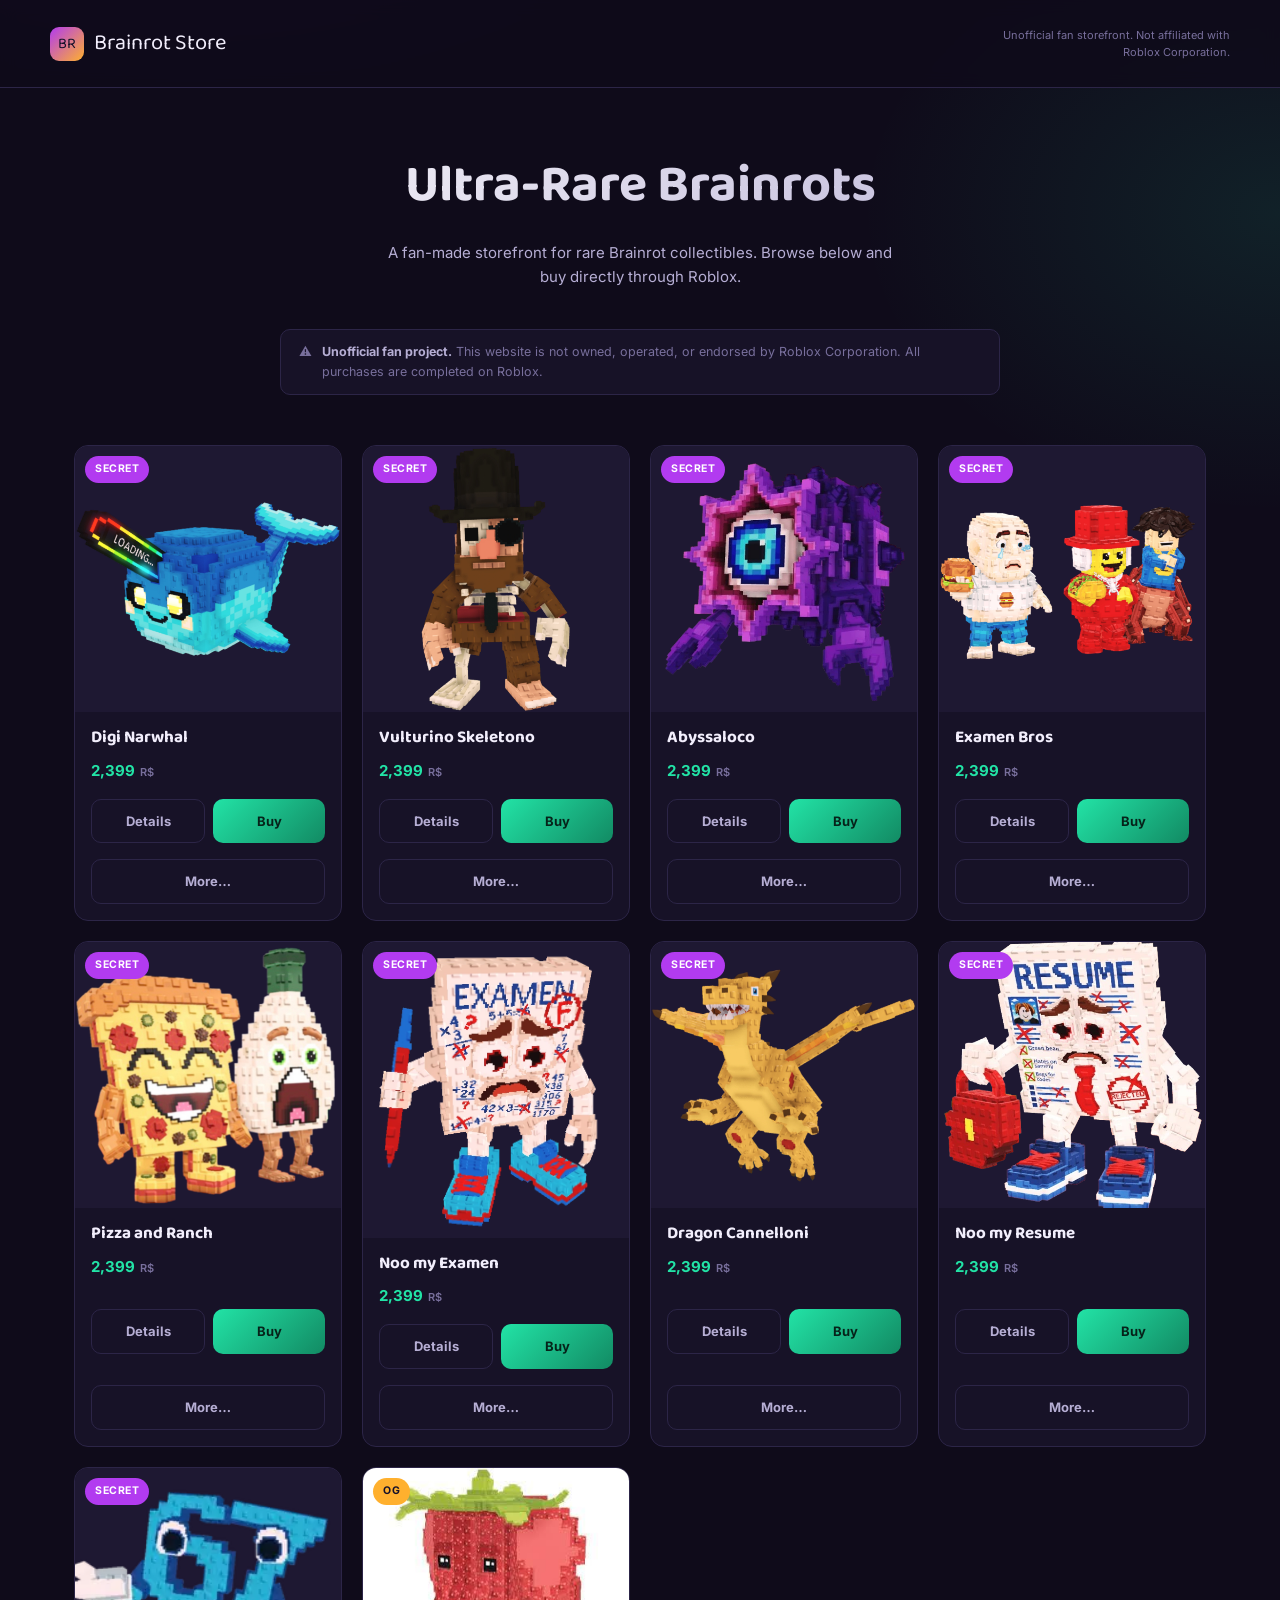
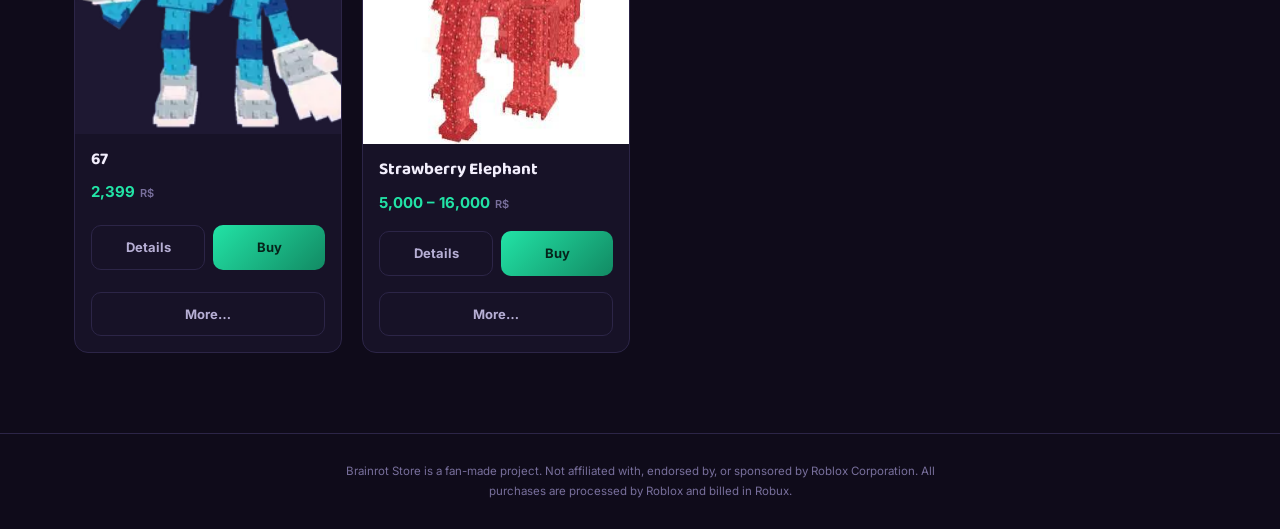
<file: index.html>
<!DOCTYPE html>
<html lang="en">
<head>
<meta charset="UTF-8">
<meta name="viewport" content="width=device-width, initial-scale=1.0">
<title>Brainrot Store — Unofficial Fan Storefront</title>
<meta name="description" content="Fan-made Brainrot storefront. Unofficial and not affiliated with Roblox.">
<link rel="preconnect" href="https://fonts.googleapis.com">
<link rel="preconnect" href="https://fonts.gstatic.com" crossorigin>
<link href="https://fonts.googleapis.com/css2?family=Baloo+2:wght@600;700;800&family=Inter:wght@400;500;600;700&display=swap" rel="stylesheet">
<link rel="stylesheet" href="styles.css">
</head>
<body>

<header class="site-header">
  <div class="wrap header-inner">
    <a href="index.html" class="brand">
      <span class="brand-badge">BR</span>
      Brainrot Store
    </a>
    <p class="header-note">Unofficial fan storefront. Not affiliated with Roblox Corporation.</p>
  </div>
</header>

<main>
  <section class="hero">
    <div class="wrap">
      <h1 class="hero-title">Ultra-Rare Brainrots</h1>
      <p class="hero-copy">A fan-made storefront for rare Brainrot collectibles. Browse below and buy directly through Roblox.</p>
    </div>
  </section>

  <div class="wrap">
    <div class="disclaimer">
      <span>⚠️</span>
      <span><strong>Unofficial fan project.</strong> This website is not owned, operated, or endorsed by Roblox Corporation. All purchases are completed on Roblox.</span>
    </div>
  </div>

  <section class="grid-section">
    <div class="wrap">
      <div class="card-grid" id="card-grid">
        <!-- Cards are rendered here by app.js from brainrots.js -->
      </div>
    </div>
  </section>
</main>

<footer class="site-footer">
  <div class="wrap">
    <p class="footer-legal">
      Brainrot Store is a fan-made project. Not affiliated with, endorsed by, or sponsored by
      Roblox Corporation. All purchases are processed by Roblox and billed in Robux.
    </p>
  </div>
</footer>

<script src="brainrots.js"></script>
<script src="app.js"></script>
</body>
</html>
</file>
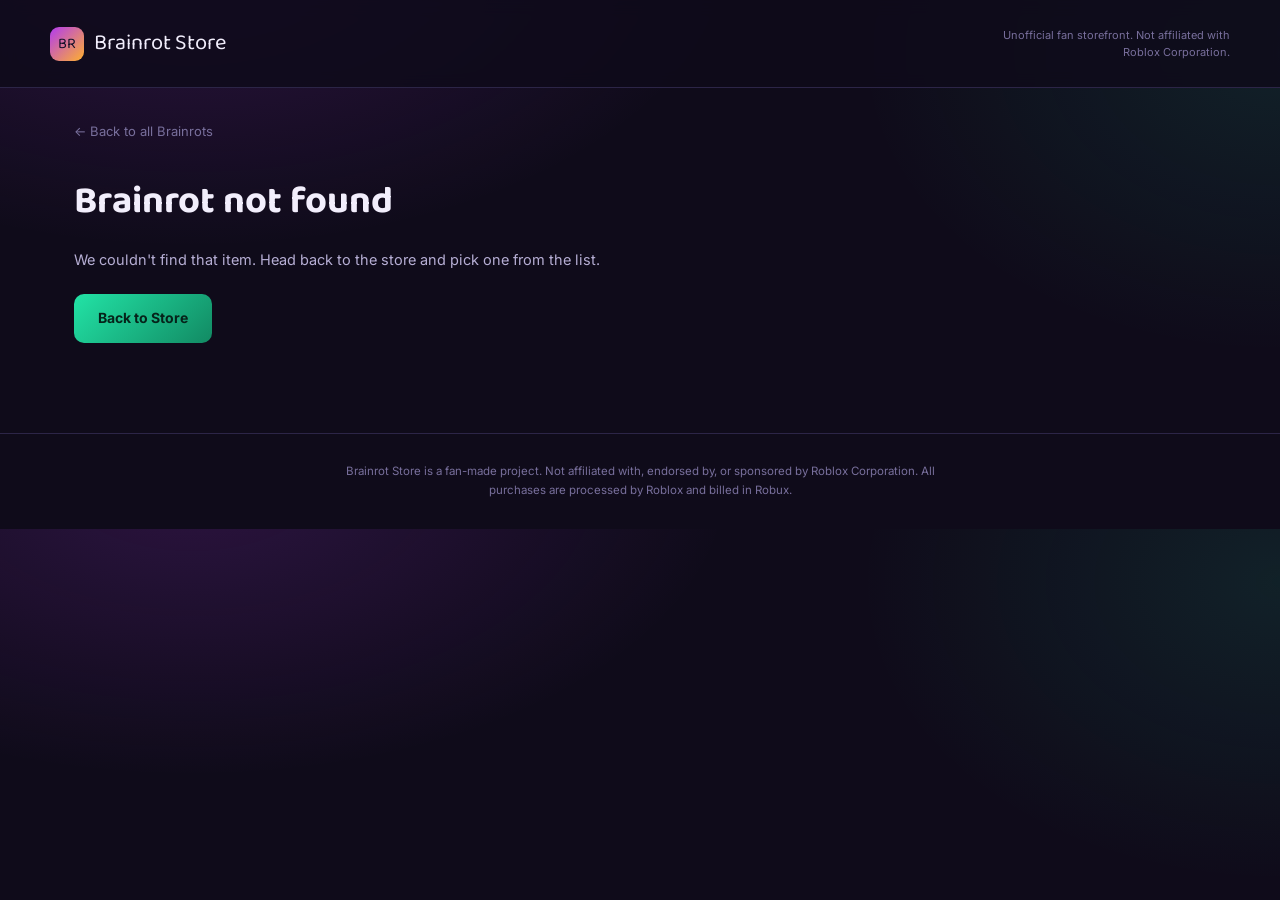
<file: details.html>
<!DOCTYPE html>
<html lang="en">
<head>
<meta charset="UTF-8">
<meta name="viewport" content="width=device-width, initial-scale=1.0">
<title>Brainrot Store — Details</title>
<link rel="preconnect" href="https://fonts.googleapis.com">
<link rel="preconnect" href="https://fonts.gstatic.com" crossorigin>
<link href="https://fonts.googleapis.com/css2?family=Baloo+2:wght@600;700;800&family=Inter:wght@400;500;600;700&display=swap" rel="stylesheet">
<link rel="stylesheet" href="styles.css">
</head>
<body>

<header class="site-header">
  <div class="wrap header-inner">
    <a href="index.html" class="brand">
      <span class="brand-badge">BR</span>
      Brainrot Store
    </a>
    <p class="header-note">Unofficial fan storefront. Not affiliated with Roblox Corporation.</p>
  </div>
</header>

<main>
  <section class="details-section">
    <div class="wrap">
      <a href="index.html" class="back-link">&larr; Back to all Brainrots</a>

      <div class="details-layout" id="details-root">
        <!-- Filled in by app.js using the ?id= in the URL -->
      </div>
    </div>
  </section>
</main>

<footer class="site-footer">
  <div class="wrap">
    <p class="footer-legal">
      Brainrot Store is a fan-made project. Not affiliated with, endorsed by, or sponsored by
      Roblox Corporation. All purchases are processed by Roblox and billed in Robux.
    </p>
  </div>
</footer>

<div class="modal-overlay" id="info-modal">
  <div class="modal-box">
    <h3 id="modal-title">Notice</h3>
    <p id="modal-body"></p>
    <button class="modal-close" id="modal-close">Got it</button>
  </div>
</div>

<script src="brainrots.js"></script>
<script src="app.js"></script>
</body>
</html>
</file>
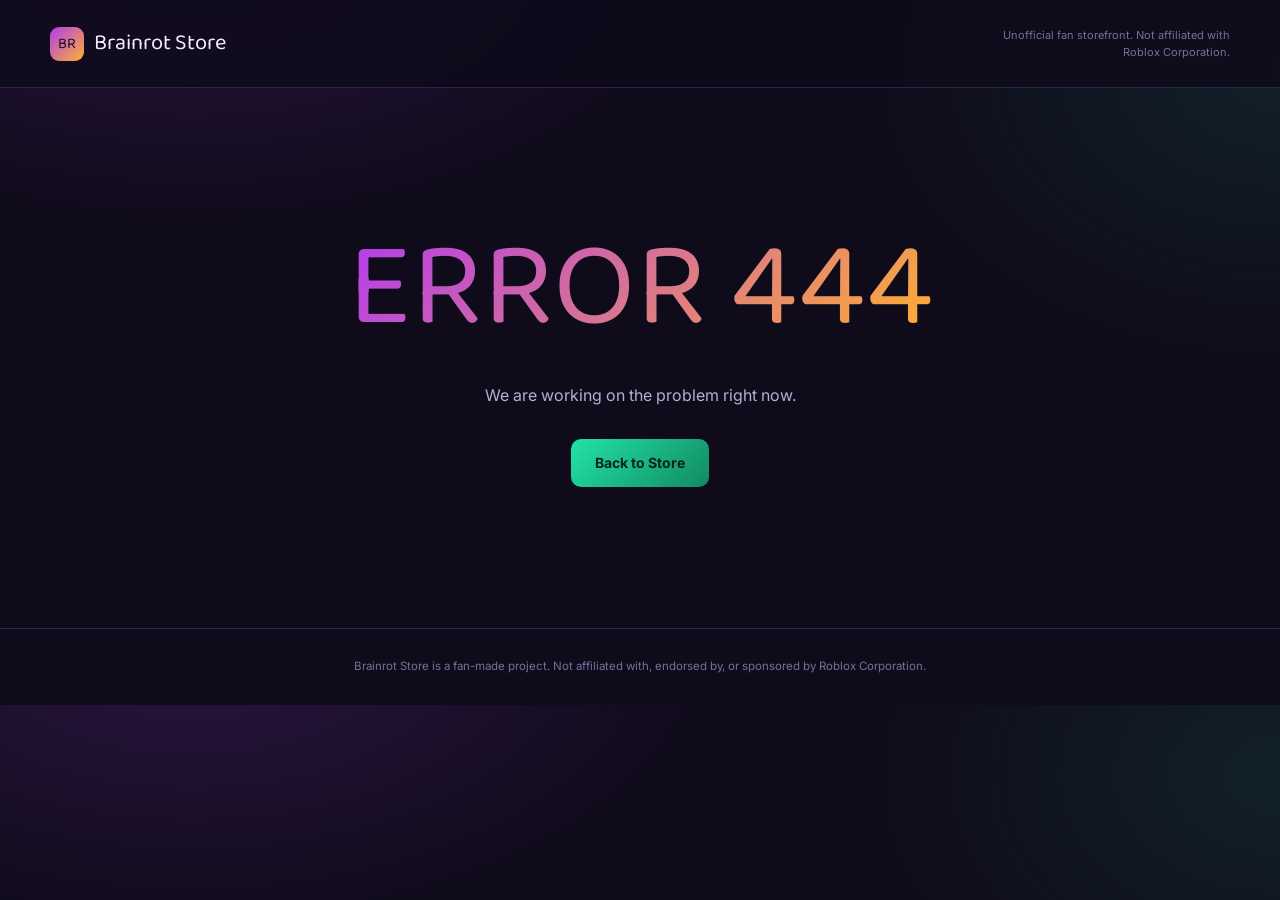
<file: error-444.html>
<!DOCTYPE html>
<html lang="en">
<head>
<meta charset="UTF-8">
<meta name="viewport" content="width=device-width, initial-scale=1.0">
<title>Brainrot Store — Error 444</title>
<link rel="preconnect" href="https://fonts.googleapis.com">
<link rel="preconnect" href="https://fonts.gstatic.com" crossorigin>
<link href="https://fonts.googleapis.com/css2?family=Baloo+2:wght@600;700;800&family=Inter:wght@400;500;600;700&display=swap" rel="stylesheet">
<link rel="stylesheet" href="styles.css">
</head>
<body>

<header class="site-header">
  <div class="wrap header-inner">
    <a href="index.html" class="brand">
      <span class="brand-badge">BR</span>
      Brainrot Store
    </a>
    <p class="header-note">Unofficial fan storefront. Not affiliated with Roblox Corporation.</p>
  </div>
</header>

<main>
  <section class="error-section">
    <div class="error-code">ERROR 444</div>
    <p class="error-text">We are working on the problem right now.</p>
    <a href="index.html" class="btn btn-buy">Back to Store</a>
  </section>
</main>

<footer class="site-footer">
  <div class="wrap">
    <p class="footer-legal">
      Brainrot Store is a fan-made project. Not affiliated with, endorsed by, or sponsored by
      Roblox Corporation.
    </p>
  </div>
</footer>

</body>
</html>
</file>
<file: styles.css>
/* ==========================================================================
   Brainrot Store — shared styles
   ========================================================================== */

:root {
  --bg: #0f0b1a;
  --bg-panel: #171227;
  --bg-panel-2: #1e1832;
  --ink: #f2eefc;
  --ink-dim: #b6aed4;
  --muted: #786f9c;
  --line: #2c2547;

  --secret: #b23bf0;
  --secret-dim: #6a1f96;
  --og: #ffb02e;
  --og-dim: #a56d10;

  --accent: #22e3a6;
  --accent-dim: #128a63;
  --danger: #ff5470;

  --radius: 14px;
  --font-display: 'Baloo 2', 'Segoe UI', sans-serif;
  --font-body: 'Inter', 'Segoe UI', sans-serif;
}

* { box-sizing: border-box; }

body {
  margin: 0;
  background:
    radial-gradient(ellipse 900px 500px at 15% -10%, rgba(178,59,240,0.18), transparent 60%),
    radial-gradient(ellipse 700px 500px at 100% 10%, rgba(34,227,166,0.10), transparent 60%),
    var(--bg);
  color: var(--ink);
  font-family: var(--font-body);
  line-height: 1.6;
  -webkit-font-smoothing: antialiased;
}

.wrap {
  max-width: 1180px;
  margin: 0 auto;
  padding: 0 24px;
}

a { color: inherit; }
img { max-width: 100%; display: block; }

h1, h2, h3 {
  font-family: var(--font-display);
  font-weight: 700;
  margin: 0;
}

ul { margin: 0; padding: 0; list-style: none; }

:focus-visible {
  outline: 2px solid var(--accent);
  outline-offset: 3px;
}

/* ==========================================================================
   Buttons
   ========================================================================== */

.btn {
  display: inline-flex;
  align-items: center;
  justify-content: center;
  gap: 8px;
  padding: 13px 24px;
  font-family: var(--font-body);
  font-size: 14px;
  font-weight: 700;
  text-decoration: none;
  border-radius: 10px;
  border: none;
  cursor: pointer;
  transition: transform 0.15s ease, filter 0.15s ease;
}

.btn:hover { filter: brightness(1.1); transform: translateY(-1px); }
.btn:active { transform: translateY(0); }

.btn-buy {
  background: linear-gradient(135deg, var(--accent), var(--accent-dim));
  color: #06231a;
}

.btn-more {
  background: transparent;
  border: 1px solid var(--line);
  color: var(--ink-dim);
}
.btn-more:hover { border-color: var(--ink-dim); color: var(--ink); }

.btn-outline {
  background: transparent;
  border: 1px solid var(--line);
  color: var(--ink-dim);
}
.btn-outline:hover { border-color: var(--accent); color: var(--accent); }

.btn-block { width: 100%; }

/* ==========================================================================
   Header
   ========================================================================== */

.site-header {
  position: sticky;
  top: 0;
  z-index: 100;
  background: rgba(15, 11, 26, 0.85);
  backdrop-filter: blur(8px);
  border-bottom: 1px solid var(--line);
}

.header-inner {
  display: flex;
  align-items: center;
  justify-content: space-between;
  padding: 16px 0;
}

.brand {
  display: flex;
  align-items: center;
  gap: 10px;
  text-decoration: none;
  font-family: var(--font-display);
  font-size: 22px;
  color: var(--ink);
}

.brand-badge {
  width: 34px;
  height: 34px;
  border-radius: 9px;
  background: linear-gradient(135deg, var(--secret), var(--og));
  display: flex;
  align-items: center;
  justify-content: center;
  font-family: var(--font-display);
  font-size: 15px;
  color: #14102a;
}

.header-note {
  font-size: 11px;
  color: var(--muted);
  max-width: 260px;
  text-align: right;
  line-height: 1.5;
  display: none;
}

@media (min-width: 640px) {
  .header-note { display: block; }
}

/* ==========================================================================
   Hero
   ========================================================================== */

.hero {
  padding: 56px 0 40px;
  text-align: center;
}

.hero-title {
  font-size: clamp(32px, 6vw, 52px);
  background: linear-gradient(135deg, #fff, var(--ink-dim));
  -webkit-background-clip: text;
  background-clip: text;
  color: transparent;
  margin-bottom: 14px;
}

.hero-copy {
  color: var(--ink-dim);
  font-size: 15px;
  max-width: 520px;
  margin: 0 auto;
}

/* ==========================================================================
   Disclaimer banner
   ========================================================================== */

.disclaimer {
  background: var(--bg-panel);
  border: 1px solid var(--line);
  border-radius: 10px;
  padding: 12px 18px;
  font-size: 12.5px;
  color: var(--muted);
  display: flex;
  align-items: flex-start;
  gap: 10px;
  max-width: 720px;
  margin: 0 auto 40px;
}

.disclaimer strong { color: var(--ink-dim); }

/* ==========================================================================
   Grid + cards
   ========================================================================== */

.grid-section { padding: 10px 0 80px; }

.card-grid {
  display: grid;
  grid-template-columns: repeat(auto-fill, minmax(230px, 1fr));
  gap: 20px;
}

.brainrot-card {
  background: var(--bg-panel);
  border: 1px solid var(--line);
  border-radius: var(--radius);
  overflow: hidden;
  display: flex;
  flex-direction: column;
  transition: transform 0.2s ease, border-color 0.2s ease;
}

.brainrot-card:hover {
  transform: translateY(-4px);
  border-color: var(--secret);
}

.card-media {
  position: relative;
  aspect-ratio: 1 / 1;
  background: var(--bg-panel-2);
}

.card-media img {
  width: 100%;
  height: 100%;
  object-fit: cover;
}

.rarity-tag {
  position: absolute;
  top: 10px;
  left: 10px;
  font-size: 10.5px;
  font-weight: 700;
  letter-spacing: 0.05em;
  text-transform: uppercase;
  padding: 5px 10px;
  border-radius: 999px;
  color: #14102a;
}

.rarity-secret { background: var(--secret); color: #fff; }
.rarity-og { background: var(--og); }

.card-body {
  padding: 16px;
  display: flex;
  flex-direction: column;
  gap: 10px;
  flex-grow: 1;
}

.card-name {
  font-size: 17px;
  line-height: 1.2;
}

.card-price {
  font-size: 15px;
  font-weight: 700;
  color: var(--accent);
  display: flex;
  align-items: baseline;
  gap: 5px;
}

.card-price .unit {
  font-size: 11px;
  color: var(--muted);
  font-weight: 600;
}

.card-actions {
  margin-top: auto;
  display: flex;
  gap: 8px;
  padding-top: 6px;
}

.card-actions .btn { flex: 1; padding: 11px 12px; font-size: 13px; }

/* ==========================================================================
   Details page
   ========================================================================== */

.details-section { padding: 30px 0 90px; }

.back-link {
  display: inline-flex;
  align-items: center;
  gap: 6px;
  font-size: 13px;
  color: var(--muted);
  text-decoration: none;
  margin-bottom: 24px;
}
.back-link:hover { color: var(--ink-dim); }

.details-layout {
  display: grid;
  grid-template-columns: 1fr;
  gap: 32px;
}

@media (min-width: 780px) {
  .details-layout { grid-template-columns: 1fr 1fr; align-items: start; }
}

.details-media {
  background: var(--bg-panel-2);
  border: 1px solid var(--line);
  border-radius: var(--radius);
  overflow: hidden;
  aspect-ratio: 1 / 1;
  position: relative;
}

.details-media img { width: 100%; height: 100%; object-fit: cover; }

.details-name {
  font-size: clamp(28px, 4vw, 38px);
  margin: 6px 0 14px;
}

.details-desc {
  color: var(--ink-dim);
  font-size: 14.5px;
  line-height: 1.75;
  margin-bottom: 22px;
}

.details-price-row {
  display: flex;
  align-items: baseline;
  gap: 8px;
  padding: 18px 0;
  border-top: 1px solid var(--line);
  border-bottom: 1px solid var(--line);
  margin-bottom: 22px;
}

.details-price-amount {
  font-family: var(--font-display);
  font-size: 34px;
  color: var(--accent);
}

.details-price-amount.is-free { color: var(--og); }

.details-price-unit {
  font-size: 12px;
  color: var(--muted);
  text-transform: uppercase;
  letter-spacing: 0.06em;
}

.info-list {
  margin-bottom: 26px;
  display: flex;
  flex-direction: column;
  gap: 8px;
}

.info-list li {
  font-size: 13px;
  color: var(--ink-dim);
  display: flex;
  justify-content: space-between;
  padding: 8px 0;
  border-bottom: 1px solid var(--line);
}

.info-list li span:first-child { color: var(--muted); }

/* Promo box */

.promo-box {
  background: var(--bg-panel);
  border: 1px solid var(--line);
  border-radius: var(--radius);
  padding: 18px 20px;
  margin-bottom: 26px;
}

.promo-box h3 {
  font-size: 13px;
  text-transform: uppercase;
  letter-spacing: 0.06em;
  color: var(--ink-dim);
  margin-bottom: 12px;
}

.promo-form {
  display: flex;
  gap: 8px;
}

.promo-input {
  flex: 1;
  background: var(--bg);
  border: 1px solid var(--line);
  border-radius: 8px;
  padding: 11px 14px;
  color: var(--ink);
  font-size: 14px;
  font-family: var(--font-body);
}

.promo-input:focus { border-color: var(--accent); outline: none; }

.promo-submit {
  background: var(--accent);
  color: #06231a;
  border: none;
  border-radius: 8px;
  padding: 0 18px;
  font-weight: 700;
  font-size: 13px;
  cursor: pointer;
}

.promo-message {
  margin-top: 10px;
  font-size: 12.5px;
  padding: 9px 12px;
  border-radius: 8px;
  display: none;
}

.promo-message.show { display: block; }
.promo-message.ok { background: rgba(34,227,166,0.12); color: var(--accent); }
.promo-message.err { background: rgba(255,84,112,0.12); color: var(--danger); }

/* ==========================================================================
   Modal (delivery-safe instructions, only shown for non-purchase info)
   ========================================================================== */

.modal-overlay {
  position: fixed;
  inset: 0;
  background: rgba(8, 6, 16, 0.75);
  display: none;
  align-items: center;
  justify-content: center;
  z-index: 1000;
  padding: 20px;
}

.modal-overlay.show { display: flex; }

.modal-box {
  background: var(--bg-panel);
  border: 1px solid var(--line);
  border-radius: var(--radius);
  max-width: 420px;
  width: 100%;
  padding: 26px;
}

.modal-box h3 {
  font-size: 18px;
  margin-bottom: 12px;
}

.modal-box p {
  font-size: 13.5px;
  color: var(--ink-dim);
  line-height: 1.7;
  margin-bottom: 18px;
}

.modal-close {
  background: var(--bg-panel-2);
  border: 1px solid var(--line);
  color: var(--ink);
  border-radius: 8px;
  padding: 10px 16px;
  font-size: 13px;
  font-weight: 700;
  cursor: pointer;
  width: 100%;
}

/* ==========================================================================
   Error 444 page
   ========================================================================== */

.error-section {
  min-height: 60vh;
  display: flex;
  flex-direction: column;
  align-items: center;
  justify-content: center;
  text-align: center;
  padding: 60px 24px;
}

.error-code {
  font-family: var(--font-display);
  font-size: clamp(70px, 15vw, 120px);
  background: linear-gradient(135deg, var(--secret), var(--og));
  -webkit-background-clip: text;
  background-clip: text;
  color: transparent;
  line-height: 1;
  margin-bottom: 18px;
}

.error-text {
  color: var(--ink-dim);
  font-size: 16px;
  margin-bottom: 30px;
}

/* ==========================================================================
   Footer
   ========================================================================== */

.site-footer {
  border-top: 1px solid var(--line);
  padding: 28px 0;
}

.footer-legal {
  font-size: 11.5px;
  color: var(--muted);
  line-height: 1.7;
  max-width: 620px;
  margin: 0 auto;
  text-align: center;
}
</file>
